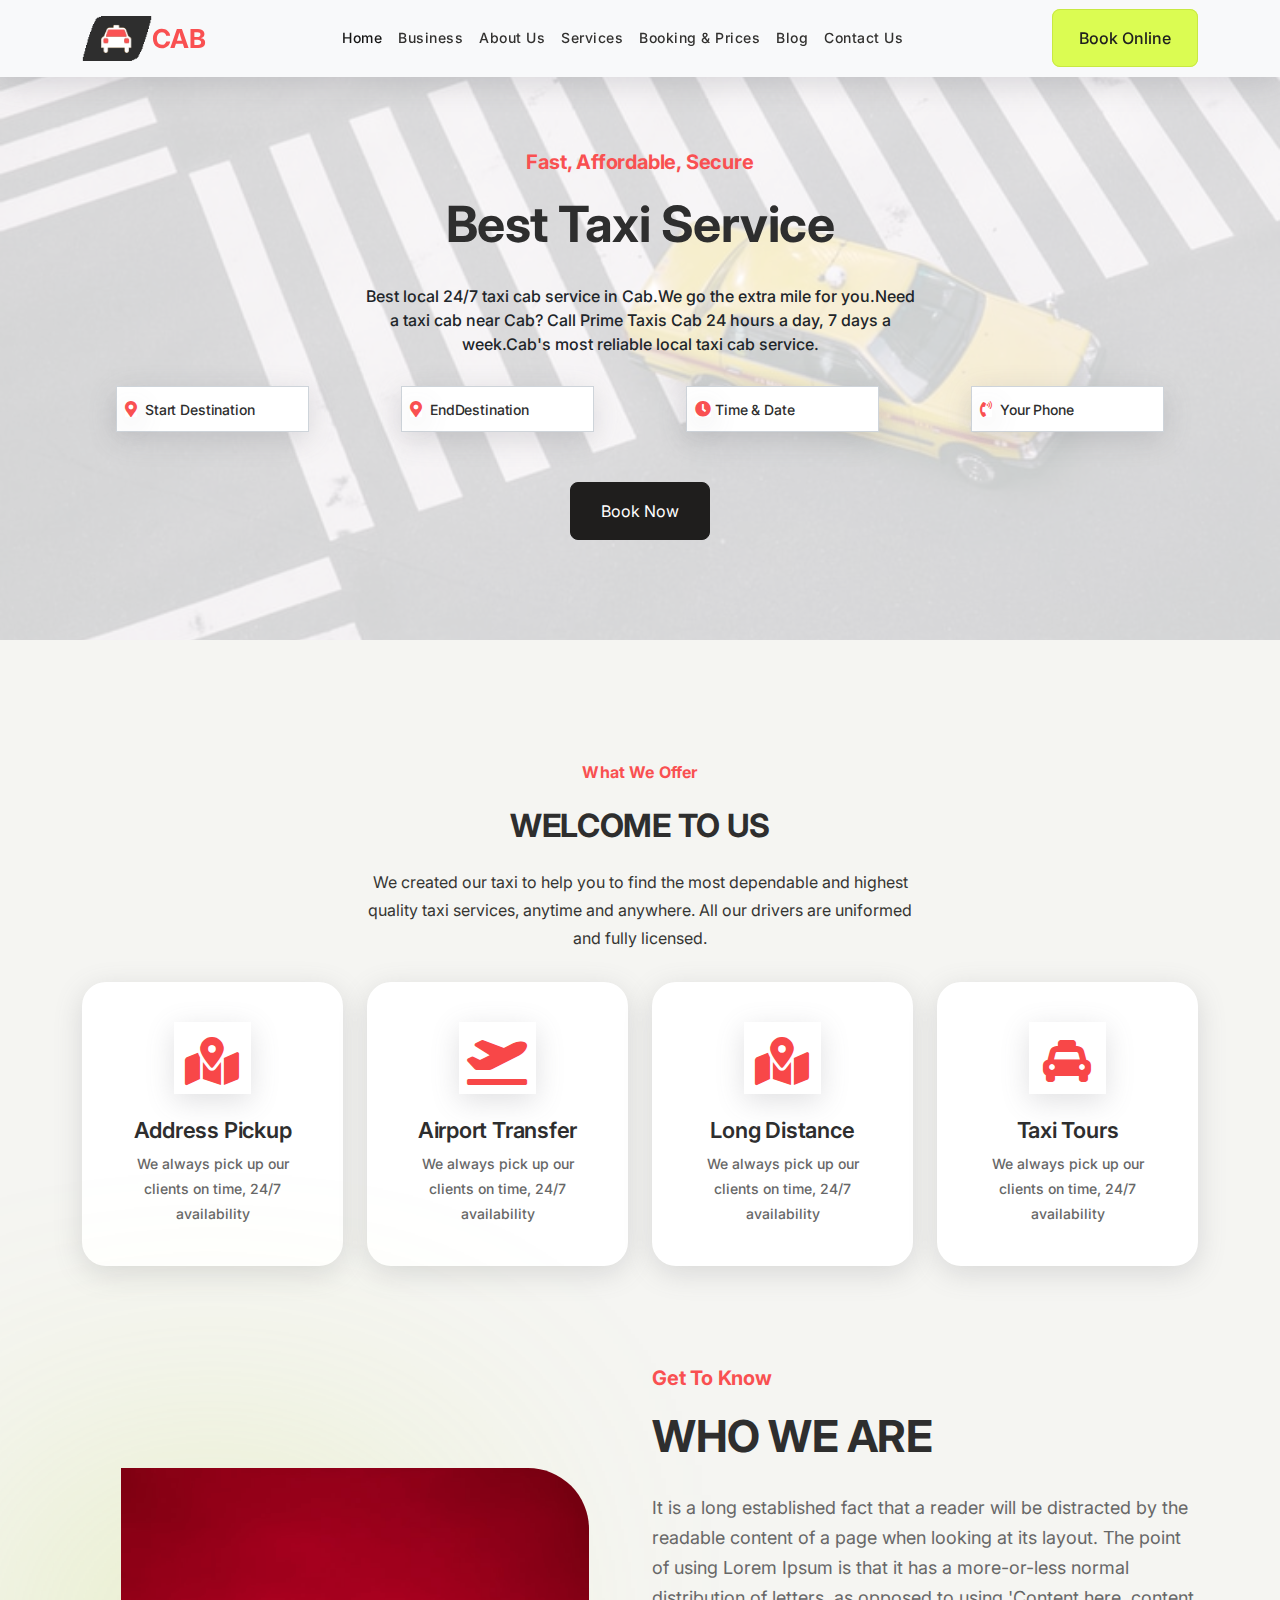
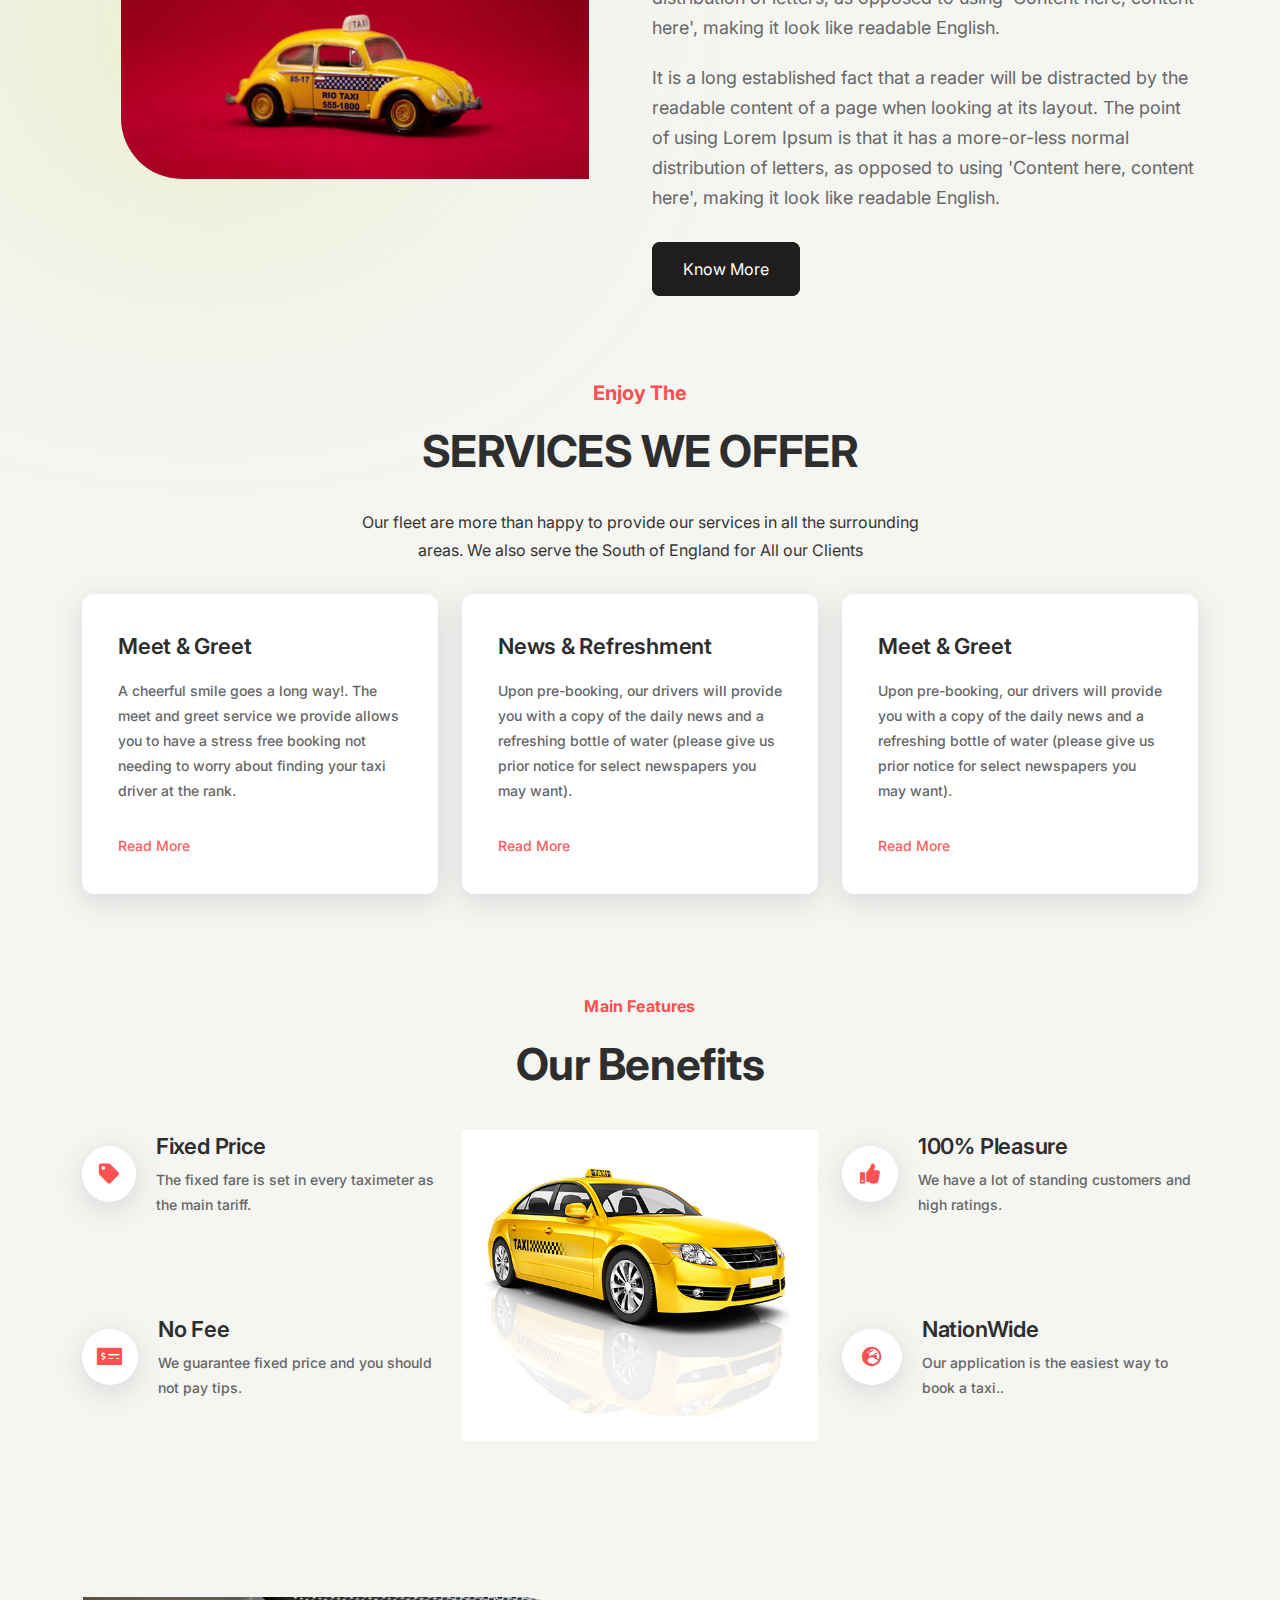
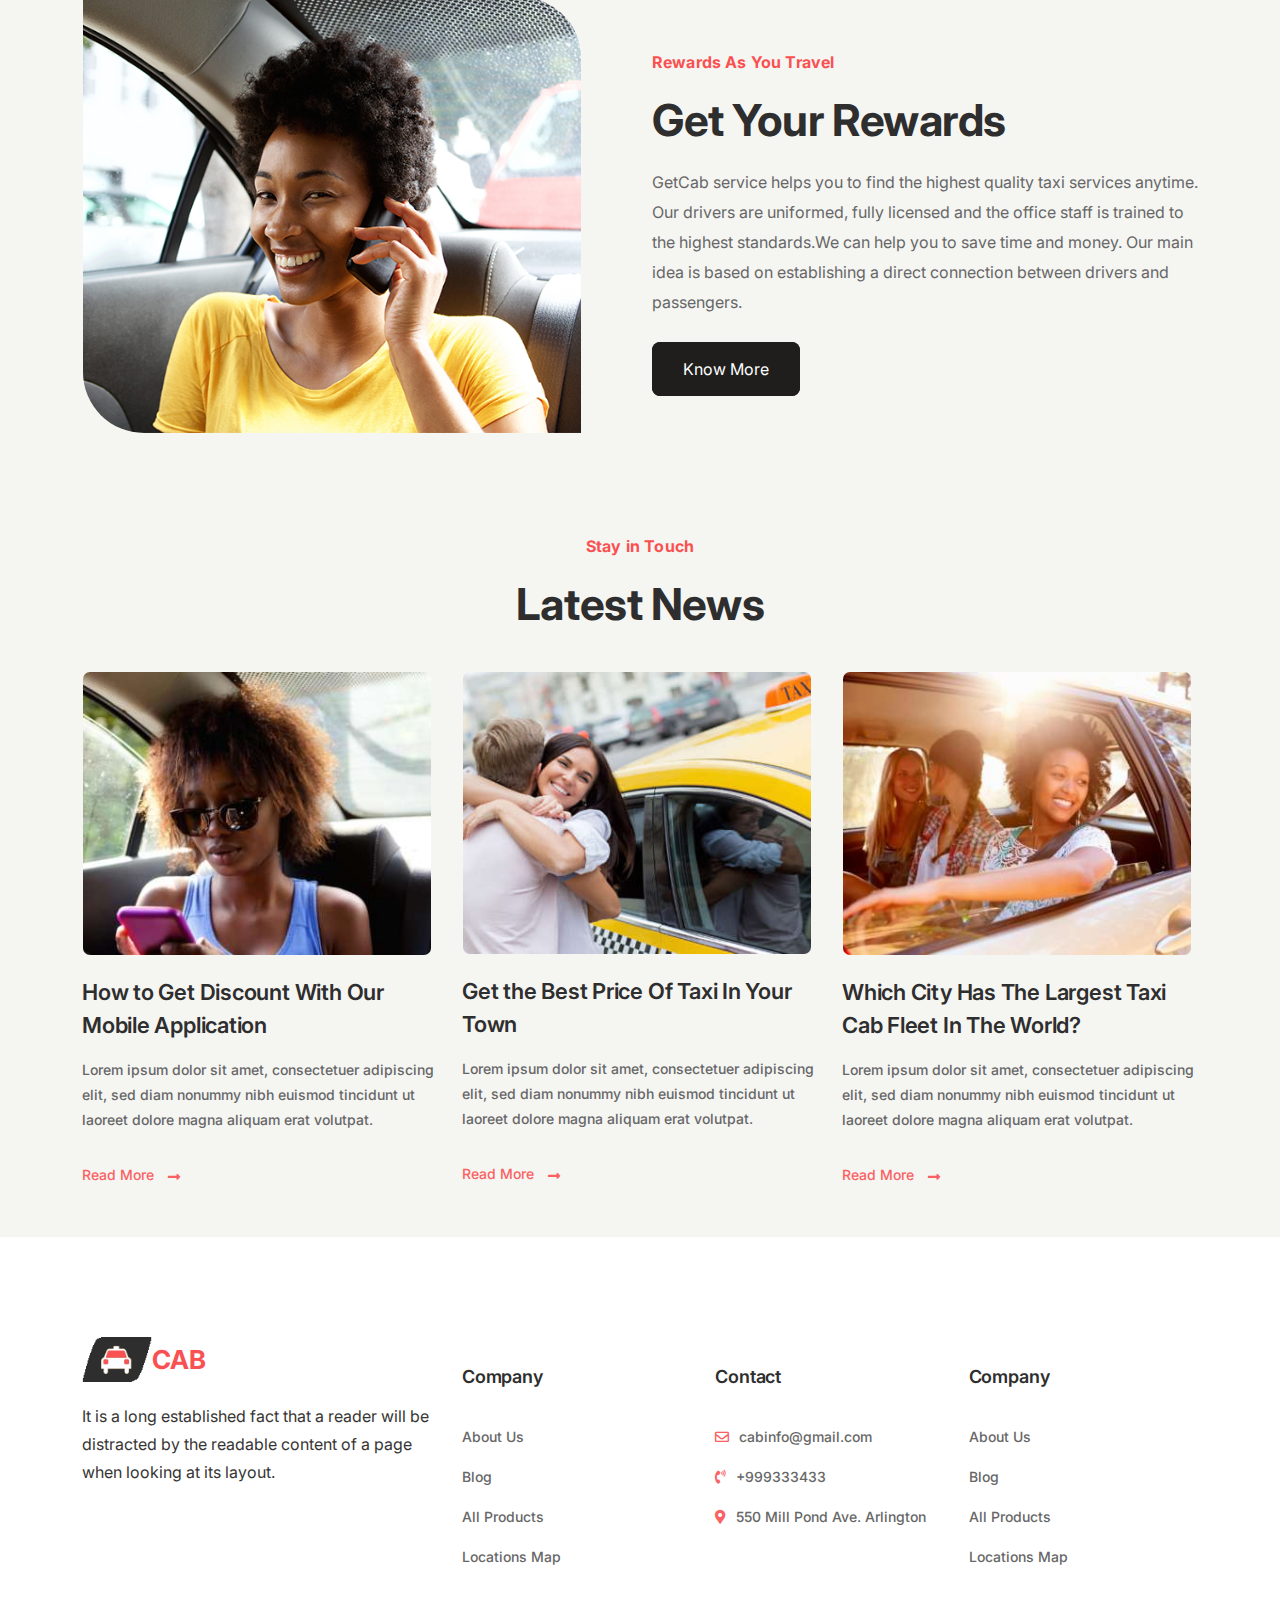
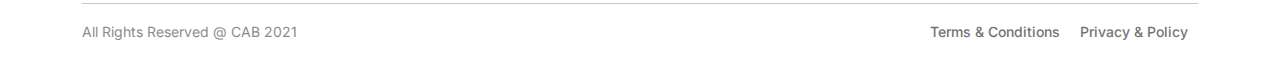
<file: index.html>
<!DOCTYPE html>
<html lang="en">

<head>
	<meta charset="UTF-8">
	<meta http-equiv="X-UA-Compatible" content="IE=edge">
	<meta name="viewport" content="width=device-width, initial-scale=1.0">
	<title>Taxi_Website</title>
	<!--Fonts-->
	<link href="https://fonts.googleapis.com/css2?family=Inter:wght@400;500;600;700;800&display=swap" rel="stylesheet">
	<!--Bootstrap-->
	<link rel="stylesheet" href="assets/css/bootstrap.min.css">
	<!--Font-awesome-->
	<link rel="stylesheet" href="assets/css/fontawesome.min.css">
	<!--Custom css-->
	<link rel="stylesheet" href="assets/css/style.css">
</head>

<body>
	<!--Header area starts-->
	<header class="_header_taxi_wrapper">
		<!--Nav-->
		<nav class="navbar navbar-expand-lg navbar-light bg-light taxi_navbar fixed-top">
			<div class="container">
				<div class="_logo_wrap">
					<a class="_logo_link" href="#0">
						<img src="assets/images/logo.png" alt="Logo" class="taxi_nav_logo"> <span>CAB</span>
					</a>
				</div>
				<button class="navbar-toggler _toggler" type="button" data-bs-toggle="collapse" data-bs-target="#navbarSupportedContent" aria-controls="navbarSupportedContent" aria-expanded="false" aria-label="Toggle navigation"> <span class="navbar-toggler-icon"></span>
				</button>
				<div class="collapse navbar-collapse" id="navbarSupportedContent">
					<ul class="navbar-nav mx-auto mb-2 mb-lg-0 _taxi_nav_list">
						<li class="nav-item _xynos_payment_list_item"> <a class="nav-link _active _taxi_nav_link" aria-current="page" href="#0">Home</a>
						</li>
						<li class="nav-item _xynos_payment_list_item"> <a class="nav-link _taxi_nav_link" href="#0">Business</a>
						</li>
						<li class="nav-item _xynos_payment_list_item"> <a class="nav-link _taxi_nav_link _link" href="#0" tabindex="-1" aria-disabled="true">About Us</a>
						</li>
						<li class="nav-item _xynos_payment_list_item"> <a class="nav-link _taxi_nav_link" href="#0" tabindex="-1" aria-disabled="true">Services</a>
						</li>
						<li class="nav-item _xynos_payment_list_item"> <a class="nav-link _taxi_nav_link" href="#0" tabindex="-1" aria-disabled="true">Booking & Prices</a>
						</li>
						<li class="nav-item _xynos_payment_list_item"> <a class="nav-link _taxi_nav_link" href="#0" tabindex="-1" aria-disabled="true">Blog</a>
						</li>
						<li class="nav-item _xynos_payment_list_item"> <a class="nav-link _taxi_nav_link" href="#0" tabindex="-1" aria-disabled="true">Contact Us</a>
						</li>
					</ul>
					<ul class="_sign_btn_list">
						<li class="_search_btn_list_item"><a class="_default_btn" href="#0">Book Online</a>
						</li>
					</ul>
				</div>
			</div>
		</nav>
		<!--Nav End-->
		<div class="_header_taxi_wrapper_area">
			<div class="_taxi_wrap">
				<div class="container">
					<div class="row">
						<div class="col-lg-12 col-md-12 col-sm-12">
							<div class="_header_taxi_inner">
								<div class="_header_taxi_content">
									<h5 class="_header_taxi_title"> Fast, Affordable, Secure</h5>
									<h1 class="_header_taxi_title1">Best Taxi Service</h1>
									<p class="_header_taxi_text">Best local 24/7 taxi cab service in Cab.We go the extra mile for you.Need a taxi cab near Cab? Call Prime Taxis Cab 24 hours a day, 7 days a week.Cab's most reliable local taxi cab service.</p>
								</div>
								<div class="_header_taxi_inner_box">
									<div class="row">
										<div class="col-lg-3 col-md-3 col-sm-6">
											<div class="_header_taxi_input">
												<div class="_header_taxi_icon"> <i class="fas fa-map-marker-alt"></i>
												</div>
												<input type="text" class="form-control _header_taxi_control" id="basic-url" aria-describedby="basic-addon3" placeholder="Start Destination">
											</div>
										</div>
										<div class="col-lg-3 col-md-3 col-sm-6">
											<div class="_header_taxi_input">
												<div class="_header_taxi_icon"> <i class="fas fa-map-marker-alt"></i>
												</div>
												<input type="text" class="form-control _header_taxi_control" id="basic-url" aria-describedby="basic-addon3" placeholder="EndDestination">
											</div>
										</div>
										<div class="col-lg-3 col-md-3 col-sm-6">
											<div class="_header_taxi_input">
												<div class="_header_taxi_icon"> <i class="fas fa-clock"></i>
												</div>
												<input type="text" class="form-control _header_taxi_control" id="basic-url" aria-describedby="basic-addon3" placeholder="Time & Date">
											</div>
										</div>
										<div class="col-lg-3 col-md-3 col-sm-6">
											<div class="_header_taxi_input">
												<div class="_header_taxi_icon"> <i class="fas fa-phone-volume"></i>
												</div>
												<input type="text" class="form-control _header_taxi_control" id="basic-url" aria-describedby="basic-addon3" placeholder="Your Phone">
											</div>
										</div>
									</div>
								</div>
                                <div class="_header_taxi_btn_group">
                                    <a href="#0" class="_header_taxi_btn">Book Now</a>
                                </div>
							</div>
						</div>
					</div>
				</div>
			</div>
		</div>
		</div>
	</header>
	<!--Header area end-->
    <!--Offer area starts-->
    <section class="_offer_taxi_wrapper">
        <div class="_offer_taxi_wrap">
            <div class="container">
                <div class="row">
                    <div class="col-lg-12 col-md-12">
                        <div class="_offer_taxi_content">
                            <div class="_offer_taxi_inner">
                                <h5 class="_header_taxi_title">What We Offer</h5>
                                <h2 class="_offer_taxi_title1">Welcome To Us</h2>
                                <p class="_offer_taxi_txt">We created our taxi to help you to find the most dependable and highest quality taxi services, anytime and anywhere. All our drivers are uniformed and fully licensed.
                                </p>
                            </div>
                            <div class="_offer_taxi_inner_box">
                                <div class="row align-items-center">
                                    <div class="col-lg-3 col-md-6 col-sm-6">
                                        <div class="_offer_taxi_box">
                                            <div class="_offer_taxi_icon">
                                                <i class="fas fa-map-marked-alt _offer_taxi_icon1"></i>
                                            </div>
                                            <div class="_offer_taxi_content">
                                                <h4><a href="#0" class="_offer_taxi_box_title">Address Pickup</a></h4>
                                                <p class="_offer_taxi_txt1">We always pick up our clients on time, 24/7 availability</p>
                                            </div>
                                        </div>
                                    </div>
                                    <div class="col-lg-3 col-md-6 col-sm-6">
                                        <div class="_offer_taxi_box">
                                            <div class="_offer_taxi_icon">
                                                <i class="fas fa-plane-departure _offer_taxi_icon1"></i>
                                            </div>
                                            <div class="_offer_taxi_content">
                                                <h4><a href="#0" class="_offer_taxi_box_title">Airport Transfer</a></h4>
                                                <p class="_offer_taxi_txt1">We always pick up our clients on time, 24/7 availability</p>
                                            </div>
                                        </div>
                                    </div>
                                    <div class="col-lg-3 col-md-6 col-sm-6">
                                        <div class="_offer_taxi_box">
                                            <div class="_offer_taxi_icon">
                                                <i class="fas fa-map-marked-alt _offer_taxi_icon1"></i>
                                            </div>
                                            <div class="_offer_taxi_content">
                                                <h4><a href="#0" class="_offer_taxi_box_title">Long Distance</a></h4>
                                                <p class="_offer_taxi_txt1">We always pick up our clients on time, 24/7 availability</p>
                                            </div>
                                        </div>
                                    </div>
                                    <div class="col-lg-3 col-md-6 col-sm-6">
                                        <div class="_offer_taxi_box">
                                            <div class="_offer_taxi_icon">
                                                <i class="fas fa-taxi _offer_taxi_icon1"></i>
                                            </div>
                                            <div class="_offer_taxi_content">
                                                <h4><a href="#0" class="_offer_taxi_box_title">Taxi Tours</a></h4>
                                                <p class="_offer_taxi_txt1">We always pick up our clients on time, 24/7 availability</p>
                                            </div>
                                        </div>
                                    </div>
                                </div>
                            </div>
                        </div>
                    </div>
                </div>
            </div>
        </div>
    </section>
    <!--Offer area ends-->
    <!--About area starts-->
    <section class="_about_taxi_wrapper">
        <div class="_effect_one"></div>
        <div class="_about_taxi_wrap">
            <div class="container">
                <div class="row align-items-center">
                    <div class="col-lg-6 col-md-12 col-sm-12">
                        <div class="_about_taxi_image">
                            <img src="assets/images/about.jfif" alt="" class="_about_taxi_img">
                        </div>
                    </div>
                    <div class="col-lg-6 col-md-12 col-sm-12">
                        <div class="_about_taxi_inner">
                            <div class="_about_taxi_content">
                                <h5 class="_header_taxi_title">Get To Know</h5>
                                <h2 class="_header_taxi_title1">WHO WE ARE</h2>
                                <p class="_about_taxi_txt">It is a long established fact that a reader will be distracted by the readable content of a page when looking at its layout. The point of using Lorem Ipsum is that it has a more-or-less normal distribution of letters, as opposed to using 'Content here, content here', making it look like readable English.</p>
                                <p class="_about_taxi_txt">It is a long established fact that a reader will be distracted by the readable content of a page when looking at its layout. The point of using Lorem Ipsum is that it has a more-or-less normal distribution of letters, as opposed to using 'Content here, content here', making it look like readable English.</p>
                                <div class="_about_taxi_btn_grp">
                                    <a href="#0" class="_header_taxi_btn">Know More</a>
                                </div>
                            </div>
                        </div>
                    </div>
                </div>
            </div>
        </div>
    </section>
    <!--About area Ends-->
    <!--Service area start-->
    <section class="_service_taxi_wrapper">
        <div class="_aervice_taxi_wrap">
            <div class="container">
                <div class="row">
                    <div class="col-lg-12 col-md-12">
                        <div class="_service_taxi_inner">
                            <h5 class="_header_taxi_title">Enjoy The</h5>
                            <h2 class="_header_taxi_title1">SERVICES WE OFFER</h2>
                            <p class="_service_taxi_txt">Our fleet are more than happy to provide our services in all the surrounding areas. We also serve the South of England for All our Clients</p>
                        </div>
                    </div>
                </div>
                <div class="_service_taxi_inner_box">
                    <div class="row align-items-center">
                        <div class="col-lg-4 col-md-6 col-sm-6">
                            <div class="_service_taxi_box">
                                <h4>Meet & Greet</h4>
                                <p>A cheerful smile goes a long way!. The meet and greet service we provide allows you to have a stress free booking not needing to worry about finding your taxi driver at the rank.</p>
                                <a href="#0">Read More</a>
                            </div>
                        </div>
                        <div class="col-lg-4 col-md-6 col-sm-6">
                            <div class="_service_taxi_box">
                                <h4>News & Refreshment</h4>
                                <p>Upon pre-booking, our drivers will provide you with a copy of the daily news and a refreshing bottle of water (please give us prior notice for select newspapers you may want).</p>
                                <a href="#0">Read More</a>
                            </div>
                        </div>
                        <div class="col-lg-4 col-md-6 col-sm-6">
                            <div class="_service_taxi_box">
                                <h4>Meet & Greet</h4>
                                <p>Upon pre-booking, our drivers will provide you with a copy of the daily news and a refreshing bottle of water (please give us prior notice for select newspapers you may want).</p>
                                <a href="#0">Read More</a>
                            </div>
                        </div>
                    </div>
                </div>
            </div>
        </div>
    </section>
    <!--Service area End-->
    <!--Feature area start-->
    <section class="_feature_taxi_wrapper">
        <div class="_feature_taxi_wrap">
            <div class="container">
                <div class="row">
                    <div class="col-lg-12 col-md-12 col-sm-12">
                        <div class="_feature_taxi_content">
                            <h5 class="_header_taxi_title">Main Features</h5>
                            <h2 class="_header_taxi_title1">Our Benefits</h2>
                        </div>
                    </div>
                </div>
                <div class="row">
                    <div class="col-lg-4 col-md-12 col-sm-12">
                        <div class="row">
                            <div class="col-lg-12">
                               <div class="_feature_taxi_inner_box">
                                   <div class="_feature_taxi_icon">
                                    <i class="fas fa-tag _feature_taxi_icon1"></i>
                                   </div>
                                   <div class="_feature_taxi_content_inner">
                                       <h4>Fixed Price</h4>
                                       <p>The fixed fare is set in every taximeter as the main tariff.</p>
                                   </div>
                               </div>
                            </div>
                        </div>
                        <div class="row">
                            <div class="col-lg-12">
                                <div class="_feature_taxi_inner_box">
                                    <div class="_feature_taxi_icon">
                                        <i class="fas fa-money-check-alt _feature_taxi_icon1"></i>
                                    </div>
                                    <div class="_feature_taxi_content_inner">
                                        <h4>No Fee</h4>
                                        <p>We guarantee fixed price and you should not pay tips.</p>
                                    </div>
                                </div>
                            </div>
                        </div>
                    </div>
                    <div class="col-lg-4 col-md-12 col-sm-12">
                        <div class="_feature_taxi_image">
                            <img src="assets/images/car.jpg" alt="">
                        </div>
                    </div>
                    <div class="col-lg-4 col-md-12 col-sm-12">
                        <div class="row">
                            <div class="col-lg-12">
                                <div class="_feature_taxi_inner_box">
                                    <div class="_feature_taxi_icon">
                                        <i class="fas fa-thumbs-up _feature_taxi_icon1"></i>
                                    </div>
                                    <div class="_feature_taxi_content_inner">
                                        <h4>100% Pleasure</h4>
                                        <p>We have a lot of standing customers and high ratings.</p>
                                    </div>
                                </div>
                            </div>
                        </div>
                        <div class="row">
                            <div class="col-lg-12">
                                <div class="_feature_taxi_inner_box">
                                    <div class="_feature_taxi_icon">
                                        <i class="fas fa-globe-europe _feature_taxi_icon1"></i>
                                    </div>
                                    <div class="_feature_taxi_content_inner">
                                        <h4>NationWide</h4>
                                        <p>Our application is the easiest way to book a taxi..</p>
                                    </div>
                                </div>
                            </div>
                        </div>
                    </div>
                </div>
            </div>
        </div>
    </section>
    <!--Feature area end-->
    <!--Reward area start-->
    <section class="_reward_taxi_wrapper">
        <div class="_reward_taxi_wrap">
            <div class="container">
                <div class="row align-items-center">
                    <div class="col-lg-6 col-md-12 col-sm-12">
                        <div class="_reward_taxi_image">
                            <img src="assets/images/woman.jpg" alt="" class="_woman">
                        </div>
                    </div>
                    <div class="col-lg-6 col-md-12 col-sm-12">
                        <div class="_reward_taxi_content">
                            <h5 class="_header_taxi_title">Rewards As You Travel</h5>
                            <h2 class="_header_taxi_title1">Get Your Rewards</h2>
                            <p>GetCab service helps you to find the highest quality taxi services anytime. Our drivers are uniformed, fully licensed and the office staff is trained to the highest standards.We can help you to save time and money. Our main idea is based on establishing a direct connection between drivers and passengers.</p>
                            <a href="#0" class="_header_taxi_btn">Know More</a>
                        </div>
                    </div>
                </div>
            </div>
        </div>
    </section>
    <!--Reward area end-->
    <!--Blog area start-->
    <section class="_blog_taxi_wrapper">
        <div class="_blog_taxi_wrap">
            <div class="container">
                <div class="row">
                    <div class="col-lg-12">
                        <div class="_blog_taxi_content">
                            <h5 class="_header_taxi_title">Stay in Touch</h5>
                            <h2 class="_header_taxi_title1">Latest News</h2>
                        </div>
                    </div>
                </div>
                <div class="_blog_taxi_area">
                    <div class="row">
                        <div class="col-lg-4 col-md-6 col-sm-12">
                            <div class="_blog_taxi_content_box_inner">
                                <div class="_blog_taxi_image">
                                    <a href="#0"><img src="assets/images/blog1.jpg" alt="" class="_blog"></a>
                                </div>
                                <div class="_blog_taxi_content_inner">
                                    <h4><a href="#0">How to Get Discount With Our Mobile Application</a></h4>
                                    <p>Lorem ipsum dolor sit amet, consectetuer adipiscing elit, sed diam nonummy nibh euismod tincidunt ut laoreet dolore magna aliquam erat volutpat.</p>
                                    <a href="#0" class="_btn">Read More <i class="fas fa-long-arrow-alt-right"></i> </a>
                                </div>
                            </div>
                        </div>
                        <div class="col-lg-4 col-md-6 col-sm-12">
                            <div class="_blog_taxi_content_box_inner">
                                <div class="_blog_taxi_image">
                                    <a href="#0"><img src="assets/images/blog2.jpg" alt="" class="_blog"></a>
                                </div>
                                <div class="_blog_taxi_content_inner">
                                    <h4><a href="#0">Get the Best Price Of Taxi In Your Town</a></h4>
                                    <p>Lorem ipsum dolor sit amet, consectetuer adipiscing elit, sed diam nonummy nibh euismod tincidunt ut laoreet dolore magna aliquam erat volutpat.</p>
                                    <a href="#0" class="_btn">Read More <i class="fas fa-long-arrow-alt-right"></i> </a>
                                </div>
                            </div>
                        </div>
                        <div class="col-lg-4 col-md-6 col-sm-12">
                            <div class="_blog_taxi_content_box_inner">
                                <div class="_blog_taxi_image">
                                    <a href="#0"><img src="assets/images/blog3.jpg" alt="" class="_blog"></a>
                                </div>
                                <div class="_blog_taxi_content_inner">
                                    <h4><a href="#0">Which City Has The Largest Taxi Cab Fleet In The World?</a></h4>
                                    <p>Lorem ipsum dolor sit amet, consectetuer adipiscing elit, sed diam nonummy nibh euismod tincidunt ut laoreet dolore magna aliquam erat volutpat.</p>
                                    <a href="#0" class="_btn">Read More <i class="fas fa-long-arrow-alt-right"></i> </a>
                                </div>
                            </div>
                        </div>
                    </div>
                </div>
            </div>
        </div>
    </section>
    <!--Blog area End-->
    <footer class="_footer_taxi_wrapper">
        <div class="_footer_taxi_wrap">
            <div class="container">
                <div class="_footer_taxi_top">
                    <div class="row">
                        <div class="col-xl-4 col-lg-4 col-md-12 col-sm-12">
                            <div class="_footer_taxi_logo_wrap">
                                <div class="_footer_taxi_logo">
                                    <img src="assets/images/logo.png" alt="Logo" class="taxi_nav_logo"> <span>CAB</span>
                                </div>
                                <div class="_footer_taxi_content_logo">
                                    <p class="_footer_taxi_content_logo_txt">It is a long established fact that a reader will be distracted by the readable content of a page when looking at its layout.</p>
                                </div>
                            </div>
                        </div>
                        <div class="col-xl-8 col-lg-8 col-md-12 col-sm-12">
                            <div class="_footer_taxiy_content_wrap">
                                <div class="row">
                                    <div class="col-xl-4 col-lg-4 col-md-12 col-sm-12">
                                        <div class="_footer_taxi_content">
                                            <h4 class="_footer_taxi_content_title">Company</h4>
                                            <div class="_footer_taxi_content_list">
                                                <ul class="_footer_taxi_list">
                                                    <li class="_footer_taxiy_list_item">
                                                        <a href="#0" class="_footer_taxi_list_link">About Us</a>
                                                    </li>
                                                    <li class="_footer_taxi_list_item">
                                                        <a href="#0" class="_footer_taxi_list_link">Blog</a>
                                                    </li>
                                                    <li class="_footer_taxi_list_item">
                                                        <a href="#0" class="_footer_taxi_list_link">All Products</a>
                                                    </li>
                                                    <li class="_footer_taxi_list_item">
                                                        <a href="#0" class="_footer_taxi_list_link">Locations Map</a>
                                                    </li>
                                                </ul>
                                            </div>
                                        </div>
                                    </div>
                                    <div class="col-xl-4 col-lg-4 col-md-12 col-sm-12">
                                        <div class="_footer_taxi_content">
                                            <h4 class="_footer_taxi_content_title">Contact</h4>
                                            <div class="_footer_taxi_content_list">
                                                <ul class="_footer_taxi_list">
                                                    <li class="_footer_taxiy_list_item">
                                                        <a href="#0" class="_footer_taxi_list_link"><i class="far fa-envelope"></i>cabinfo@gmail.com</a>
                                                    </li>
                                                    <li class="_footer_taxi_list_item">
                                                        <a href="#0" class="_footer_taxi_list_link"><i class="fas fa-phone-volume"></i>+999333433</a>
                                                    </li>
                                                    <li class="_footer_taxi_list_item">
                                                        <a href="#0" class="_footer_taxi_list_link"><i class="fas fa-map-marker-alt"></i>550 Mill Pond Ave. Arlington</a>
                                                    </li>
                                                </ul>
                                            </div>
                                        </div>
                                    </div>
                                    <div class="col-xl-4 col-lg-4 col-md-12 col-sm-12">
                                        <div class="_footer_taxi_content">
                                            <h4 class="_footer_taxi_content_title">Company</h4>
                                            <div class="_footer_taxi_content_list">
                                                <ul class="_footer_taxi_list">
                                                    <li class="_footer_taxiy_list_item">
                                                        <a href="#0" class="_footer_taxi_list_link">About Us</a>
                                                    </li>
                                                    <li class="_footer_taxi_list_item">
                                                        <a href="#0" class="_footer_taxi_list_link">Blog</a>
                                                    </li>
                                                    <li class="_footer_taxi_list_item">
                                                        <a href="#0" class="_footer_taxi_list_link">All Products</a>
                                                    </li>
                                                    <li class="_footer_taxi_list_item">
                                                        <a href="#0" class="_footer_taxi_list_link">Locations Map</a>
                                                    </li>
                                                </ul>
                                            </div>
                                        </div>
                                    </div>
                                </div>
                            </div>
                        </div>
                    </div>
                </div>
                <div class="_footer_grover_grocery_bottom">
                    <hr class="_footer_divider">
                    <div class="row">
                        <div class="col-xl-6 col-lg-6 col-md-6 col-sm-12">
                            <div class="_footer_grover_grocery_copyright">
                                <p class="_footer_grover_grocery_copyright_txt">All Rights Reserved @ CAB 2021</p>
                            </div>
                        </div>
                        <div class="col-xl-6 col-lg-6 col-md-6 col-sm-12">
                            <div class="_footer_grover_grocery_condition">
                                <p class="_footer_grover_grocery_condition_txt">
                                    <a href="" class="_footer_grover_grocery_condition_link">
                                        Terms &amp; Conditions
                                    </a>
                                </p>
                                <p class="_footer_grover_grocery_condition_txt">
                                    <a href="" class="_footer_grover_grocery_condition_link">
                                        Privacy &amp; Policy
                                    </a>
                                </p>
                            </div>
                        </div>
                    </div>
                </div>
            </div>
        </div>
    </footer>
	<!--Js-->
	<script src="assets/js/bootstrap.bundle.min.js"></script>
	<script SRC="assets/js/jquery.min.js"></script>
</body>

</html>
</file>
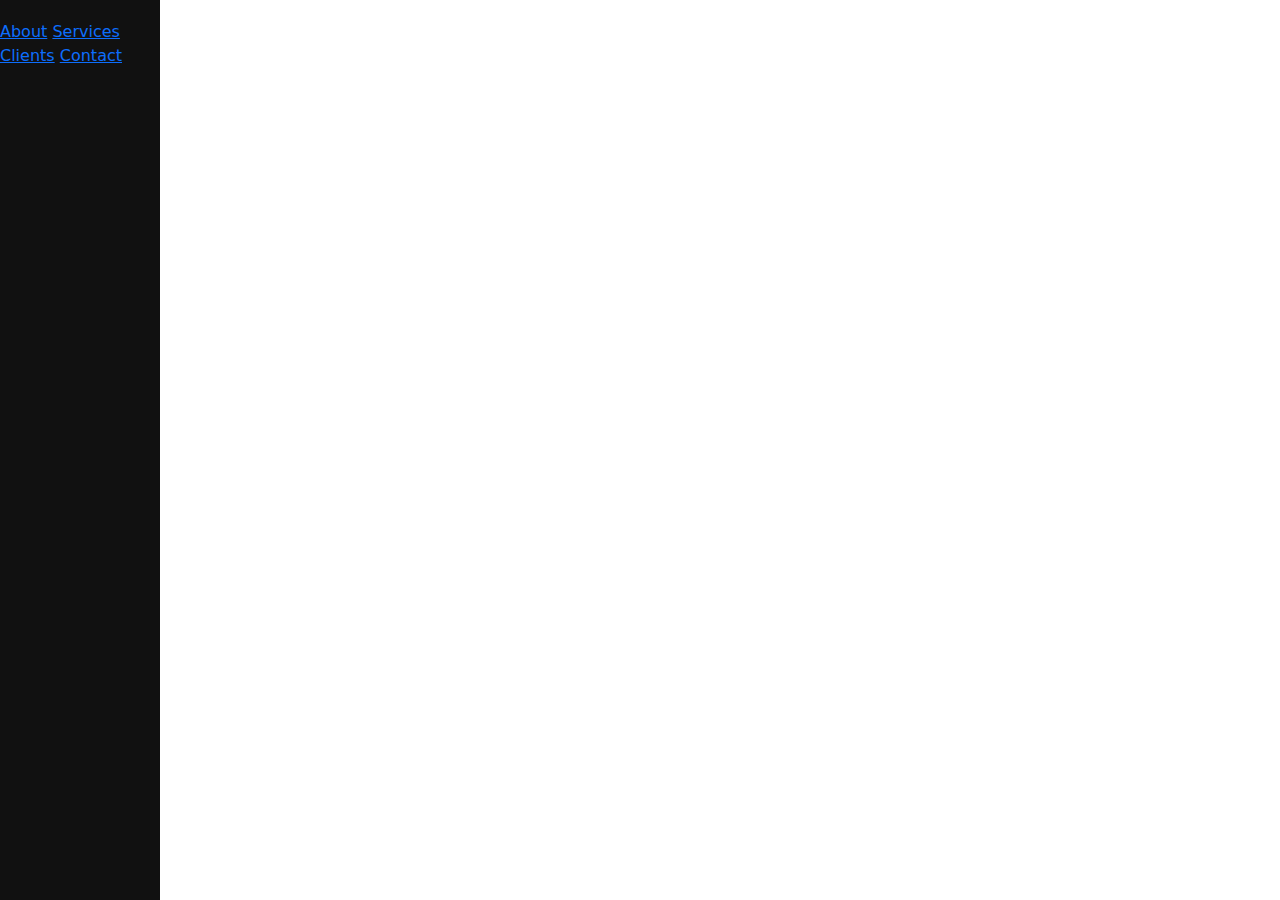
<file: index2.html>
<!DOCTYPE html>
<html>

<head>
	<link rel="stylesheet" href="assets/css/bootstrap.min.css">
	<style>
		.sidenav {
  height: 100%;
  width: 160px;
  position: fixed;
  z-index: 1;
  top: 0;
  left: 0;
  background-color: #111;
  overflow-x: hidden;
  padding-top: 20px;
}
	</style>
	<!-- <style>
		body {
			display: flex;
			flex-direction: column;
			height: 100vh;
			box-sizing: border-box;
			margin:0;
			padding:0;
		}
		.footer {
			margin-top: auto;
			background-color: red;
			width: 100%;
			height: 50px;
		}
		._copyright {
			text-align: center;
		}
		p {
			color:#fff;
		}
		.section_1{
			padding:50px 0px;
			background: blue;
		}
		.section_2 {
			padding:50px 0px;
			background: chocolate;
		}
		._text {
			text-align: center;
		}
		h1 {
			color:#fff;
		}
	</style> -->
</head>

<body>
	<div class="sidenav">
		<a href="#about">About</a>
		<a href="#services">Services</a>
		<a href="#clients">Clients</a>
		<a href="#contact">Contact</a>
	  </div>
	<script src="assets/js/bootstrap.bundle.min.js"></script>
    <script SRC="assets/js/jquery.min.js"></script>
	<!-- <div class="section_1">
		<div class="_text">
			<h1>This is a demo text</h1>
		</div>
	</div>
	<div class="section_2">
		<div class="_text">
			<h1>This is a demo text2</h1>
		</div>
	</div>
	<footer class="footer">
		<div class="_copyright">
			<p>Copyright area </p>
		</div>
	</footer> -->
</body>

</html>
</file>
<file: assets/css/style.css>
body {
  padding: 0;
  margin: 0;
  scroll-behavior: smooth;
  font-family: 'Inter', sans-serif;
}

ul {
  padding: 0;
  margin: 0;
  list-style: none;
}

h1, h2, h3, h4, h5, h6 {
  margin: 0;
  padding: 0;
}

p {
  margin: 0;
  padding: 0;
}

a:hover {
  text-decoration: none;
}

a {
  text-decoration: none;
  -webkit-transition: .3s all ease;
  transition: .3s all ease;
}

img {
  width: 100%;
  height: auto;
  display: block;
}

._header_taxi_btn {
  border: 1px solid #1f1e1d;
  background: #1f1e1d;
  color: #fff;
  font-weight: 400;
  font-size: 16px;
  padding: 16px 30px;
  border-radius: 8px;
}

._header_taxi_btn:hover {
  border: 1px solid #CBCBC8;
  background: #f5f5f3;
  color: #1F1E1D;
}

.taxi_navbar {
  padding: 16px 0px;
  background: #ffffff;
  -webkit-box-shadow: rgba(100, 100, 111, 0.2) 0px 7px 29px 0px;
          box-shadow: rgba(100, 100, 111, 0.2) 0px 7px 29px 0px;
}

.taxi_navbar .taxi_nav_logo {
  max-width: 70px;
}

.taxi_navbar ._taxi_nav_link {
  font-weight: 500;
  font-size: 14px;
  line-height: 16px;
  color: #32312f !important;
  letter-spacing: 0.5px;
  -webkit-transition: .3s all ease;
  transition: .3s all ease;
}

.taxi_navbar ._taxi_nav_link:hover {
  color: #f95051 !important;
}

.taxi_navbar ._active {
  color: #151514 !important;
}

.taxi_navbar ._logo_link {
  display: -webkit-box;
  display: -ms-flexbox;
  display: flex;
  -webkit-box-pack: justify;
      -ms-flex-pack: justify;
          justify-content: space-between;
  -webkit-box-align: center;
      -ms-flex-align: center;
          align-items: center;
}

.taxi_navbar ._logo_link span {
  font-family: 'Inter', sans-serif;
  font-weight: 700;
  font-size: 26px;
  color: #f95051;
}

.taxi_navbar ._default_btn {
  font-size: 16px;
  font-weight: 500;
  color: #21201f;
  border: 1px solid #c8e942;
  background: #dbfc52;
  padding: 18px 26px;
  border-radius: 8px;
}

.taxi_navbar ._default_btn:hover {
  background: #21201f;
  border: 1px solid #21201f;
  color: #fff;
}

._header_taxi_wrapper_area {
  padding: 100px 0px;
  background: url("../images/banner-image2..jfif");
  background-size: cover;
  background-repeat: no-repeat;
  background-position: 100% 50%;
  position: relative;
  z-index: 1;
}

._header_taxi_wrapper_area::before {
  content: "";
  position: absolute;
  top: 0;
  left: 0;
  background: #fff;
  opacity: .8;
  width: 100%;
  height: 100%;
  z-index: -1;
}

._header_taxi_wrapper_area ._taxi_wrap {
  margin-top: 50px;
}

._header_taxi_wrapper_area ._header_taxi_content {
  text-align: center;
}

._header_taxi_wrapper_area ._header_taxi_title {
  font-weight: 700;
  color: #f95051;
  font-size: 20px;
  margin-bottom: 20px;
  letter-spacing: -0.01em;
}

._header_taxi_wrapper_area ._header_taxi_title1 {
  font-weight: 700;
  color: #2e2e2e;
  font-size: 50px;
  letter-spacing: -0.01em;
  margin-bottom: 30px;
}

._header_taxi_wrapper_area ._header_taxi_input {
  display: -webkit-box;
  display: -ms-flexbox;
  display: flex;
  -webkit-box-pack: center;
      -ms-flex-pack: center;
          justify-content: center;
  -webkit-box-align: center;
      -ms-flex-align: center;
          align-items: center;
  position: relative;
}

._header_taxi_wrapper_area ._header_taxi_icon {
  position: absolute;
  left: 16%;
  line-height: 27px;
  -webkit-transform: translateX(-16%);
          transform: translateX(-16%);
  padding-left: 4px;
}

._header_taxi_wrapper_area ._header_taxi_icon i {
  color: #f95051;
  -webkit-box-shadow: rgba(100, 100, 111, 0.2) 0px 7px 29px 0px;
          box-shadow: rgba(100, 100, 111, 0.2) 0px 7px 29px 0px;
}

._header_taxi_wrapper_area ._header_taxi_control {
  padding-left: 28px;
  height: 46px;
  border-radius: 0;
  width: 74%;
  -webkit-box-shadow: rgba(100, 100, 111, 0.2) 0px 7px 29px 0px;
          box-shadow: rgba(100, 100, 111, 0.2) 0px 7px 29px 0px;
}

._header_taxi_wrapper_area ._header_taxi_control::-webkit-input-placeholder {
  font-size: 14px;
  font-weight: 500;
  color: #2e2e2e;
  letter-spacing: -0.01em;
  font-family: 'Inter', sans-serif;
}

._header_taxi_wrapper_area ._header_taxi_control:-ms-input-placeholder {
  font-size: 14px;
  font-weight: 500;
  color: #2e2e2e;
  letter-spacing: -0.01em;
  font-family: 'Inter', sans-serif;
}

._header_taxi_wrapper_area ._header_taxi_control::-ms-input-placeholder {
  font-size: 14px;
  font-weight: 500;
  color: #2e2e2e;
  letter-spacing: -0.01em;
  font-family: 'Inter', sans-serif;
}

._header_taxi_wrapper_area ._header_taxi_control::placeholder {
  font-size: 14px;
  font-weight: 500;
  color: #2e2e2e;
  letter-spacing: -0.01em;
  font-family: 'Inter', sans-serif;
}

._header_taxi_wrapper_area ._header_taxi_text {
  font-size: 16px;
  font-weight: 500;
  max-width: 50%;
  margin: 0 auto 30px;
}

._header_taxi_wrapper_area ._header_taxi_btn_group {
  display: -webkit-box;
  display: -ms-flexbox;
  display: flex;
  -webkit-box-pack: center;
      -ms-flex-pack: center;
          justify-content: center;
  margin-top: 50px;
}

._offer_taxi_wrapper {
  padding: 100px 0px 50px 0px;
  background: #f5f5f2;
}

._offer_taxi_wrapper ._offer_taxi_inner {
  text-align: center;
}

._offer_taxi_wrapper ._header_taxi_title {
  font-weight: 700;
  color: #f95051;
  font-size: 16px;
  margin-bottom: 20px;
  line-height: 24px;
  letter-spacing: 0.01em;
}

._offer_taxi_wrapper ._offer_taxi_title1 {
  font-size: 32px;
  line-height: 44px;
  font-weight: 700;
  text-transform: uppercase;
  color: #2e2e2e;
  letter-spacing: -0.01em;
  margin-bottom: 20px;
}

._offer_taxi_wrapper ._offer_taxi_txt {
  font-weight: 400;
  font-size: 16px;
  color: #363533;
  line-height: 28px;
  max-width: 50%;
  margin: 0 auto;
}

._offer_taxi_wrapper ._offer_taxi_box {
  margin-top: 30px;
  background: #fff;
  -webkit-box-shadow: rgba(100, 100, 111, 0.2) 0px 7px 29px 0px;
          box-shadow: rgba(100, 100, 111, 0.2) 0px 7px 29px 0px;
  padding: 40px;
  border-radius: 24px;
  cursor: pointer;
  -webkit-transition: .2s all ease;
  transition: .2s all ease;
}

._offer_taxi_wrapper ._offer_taxi_box:hover {
  -webkit-box-shadow: none;
          box-shadow: none;
}

._offer_taxi_wrapper ._offer_taxi_box:hover ._offer_taxi_icon {
  background: #f84748;
}

._offer_taxi_wrapper ._offer_taxi_box:hover ._offer_taxi_icon1 {
  color: #fff;
}

._offer_taxi_wrapper ._offer_taxi_icon {
  text-align: center;
  background: #fff;
  -webkit-box-shadow: rgba(100, 100, 111, 0.2) 0px 7px 29px 0px;
          box-shadow: rgba(100, 100, 111, 0.2) 0px 7px 29px 0px;
  width: 42%;
  margin: 0 auto;
  padding: 5px;
  -webkit-transition: .2s all ease;
  transition: .2s all ease;
}

._offer_taxi_wrapper ._offer_taxi_icon1 {
  font-size: 3em;
  color: #f84748;
  display: -webkit-box;
  display: -ms-flexbox;
  display: flex;
  -webkit-box-align: center;
      -ms-flex-align: center;
          align-items: center;
  -webkit-box-pack: center;
      -ms-flex-pack: center;
          justify-content: center;
  padding: 10px 0 4px 0;
  -webkit-transition: .2s all ease;
  transition: .2s all ease;
}

._offer_taxi_wrapper ._offer_taxi_content {
  text-align: center;
  margin-top: 20px;
}

._offer_taxi_wrapper ._offer_taxi_box_title {
  font-weight: 600;
  font-size: 22px;
  line-height: 33px;
  letter-spacing: -0.01em;
  color: #2e2e2e;
  margin: 0 0 15px 0;
}

._offer_taxi_wrapper ._offer_taxi_txt1 {
  font-weight: 500;
  font-size: 14px;
  line-height: 25px;
  color: #676767;
  margin-top: 4px;
}

._about_taxi_wrapper {
  padding: 50px 0px 0px 0px;
  background: #f5f5f2;
  position: relative;
  z-index: 1;
}

._about_taxi_wrapper ._effect_one {
  background: #BAD83F;
  opacity: 0.3;
  -webkit-filter: blur(160px);
          filter: blur(160px);
  position: absolute;
  width: 420px;
  height: 300px;
  top: 168px;
  left: 0;
  z-index: -1;
}

._about_taxi_wrapper ._header_taxi_title {
  font-weight: 700;
  color: #f95051;
  font-size: 20px;
  margin-bottom: 20px;
  letter-spacing: -0.01em;
}

._about_taxi_wrapper ._header_taxi_title1 {
  font-weight: 700;
  color: #2e2e2e;
  font-size: 44px;
  letter-spacing: -0.01em;
  margin-bottom: 30px;
}

._about_taxi_wrapper ._about_taxi_txt {
  font-weight: 400;
  font-size: 18px;
  line-height: 30px;
  color: #676767;
  margin-bottom: 20px;
}

._about_taxi_wrapper ._about_taxi_img {
  max-width: 86%;
  margin: 0 auto;
  border: 1px solid transparent;
  border-radius: 0 62px 0 62px;
}

._about_taxi_wrapper ._about_taxi_btn_grp {
  margin-top: 44px;
}

._service_taxi_wrapper {
  padding: 100px 0px 50px 0px;
  background: #f5f5f2;
}

._service_taxi_wrapper ._service_taxi_inner {
  text-align: center;
}

._service_taxi_wrapper ._header_taxi_title {
  font-weight: 700;
  color: #f95051;
  font-size: 20px;
  margin-bottom: 20px;
  letter-spacing: -0.01em;
}

._service_taxi_wrapper ._header_taxi_title1 {
  font-weight: 700;
  color: #2e2e2e;
  font-size: 44px;
  letter-spacing: -0.01em;
  margin-bottom: 30px;
}

._service_taxi_wrapper ._service_taxi_txt {
  font-weight: 400;
  font-size: 16px;
  color: #363533;
  line-height: 28px;
  max-width: 50%;
  margin: 0 auto;
}

._service_taxi_wrapper ._service_taxi_box {
  margin-top: 30px;
  background: #fff;
  -webkit-box-shadow: rgba(100, 100, 111, 0.2) 0px 7px 29px 0px;
          box-shadow: rgba(100, 100, 111, 0.2) 0px 7px 29px 0px;
  padding: 36px;
  border-radius: 12px;
  cursor: pointer;
  -webkit-transition: .2s all ease;
  transition: .2s all ease;
}

._service_taxi_wrapper ._service_taxi_box h4 {
  font-weight: 600;
  font-size: 22px;
  line-height: 33px;
  letter-spacing: -0.01em;
  color: #2e2e2e;
  margin: 0 0 15px 0;
}

._service_taxi_wrapper ._service_taxi_box p {
  font-weight: 500;
  font-size: 14px;
  line-height: 25px;
  color: #676767;
  margin-top: 4px;
  margin-bottom: 30px;
}

._service_taxi_wrapper ._service_taxi_box a {
  font-weight: 500;
  font-size: 14px;
  line-height: 25px;
  color: #f96162;
}

._feature_taxi_wrapper {
  padding: 50px 0px 50px 0px;
  background: #f5f5f2;
}

._feature_taxi_wrapper ._feature_taxi_content {
  text-align: center;
}

._feature_taxi_wrapper ._header_taxi_title {
  font-weight: 700;
  color: #f95051;
  font-size: 16px;
  margin-bottom: 20px;
  line-height: 24px;
  letter-spacing: 0.01em;
}

._feature_taxi_wrapper ._header_taxi_title1 {
  font-weight: 700;
  color: #2e2e2e;
  font-size: 44px;
  letter-spacing: -0.01em;
  margin-bottom: 40px;
}

._feature_taxi_wrapper ._feature_taxi_inner_box {
  display: -webkit-box;
  display: -ms-flexbox;
  display: flex;
  -webkit-box-align: center;
      -ms-flex-align: center;
          align-items: center;
  margin-bottom: 96px;
}

._feature_taxi_wrapper ._feature_taxi_icon {
  margin-right: 20px;
}

._feature_taxi_wrapper ._feature_taxi_icon {
  background: #fff;
  -webkit-box-shadow: rgba(100, 100, 111, 0.2) 0px 7px 29px 0px;
          box-shadow: rgba(100, 100, 111, 0.2) 0px 7px 29px 0px;
  border-radius: 50%;
  width: 72px;
  height: 56px;
  display: -webkit-box;
  display: -ms-flexbox;
  display: flex;
  -webkit-box-align: center;
      -ms-flex-align: center;
          align-items: center;
  -webkit-box-pack: center;
      -ms-flex-pack: center;
          justify-content: center;
}

._feature_taxi_wrapper ._feature_taxi_icon1 {
  color: #fa5253;
  font-size: 20px;
}

._feature_taxi_wrapper h4 {
  font-weight: 600;
  font-size: 22px;
  line-height: 33px;
  letter-spacing: -0.01em;
  color: #2e2e2e;
}

._feature_taxi_wrapper p {
  font-weight: 500;
  font-size: 14px;
  line-height: 25px;
  color: #676767;
  margin-top: 4px;
}

._reward_taxi_wrapper {
  padding: 50px 0px 50px 0px;
  background: #f5f5f2;
}

._reward_taxi_wrapper ._woman {
  max-width: 500px;
  border: 1px solid transparent;
  border-radius: 0 62px 0 62px;
}

._reward_taxi_wrapper ._header_taxi_title {
  font-weight: 700;
  color: #f95051;
  font-size: 16px;
  margin-bottom: 20px;
  line-height: 24px;
  letter-spacing: 0.01em;
}

._reward_taxi_wrapper ._header_taxi_title1 {
  font-weight: 700;
  color: #2e2e2e;
  font-size: 44px;
  letter-spacing: -0.01em;
  margin-bottom: 20px;
}

._reward_taxi_wrapper p {
  font-weight: 400;
  font-size: 16px;
  line-height: 30px;
  color: #676767;
  margin-bottom: 40px;
}

._blog_taxi_wrapper {
  padding: 50px 0px 50px 0px;
  background: #f5f5f2;
}

._blog_taxi_wrapper ._blog_taxi_content {
  text-align: center;
}

._blog_taxi_wrapper ._header_taxi_title {
  font-weight: 700;
  color: #f95051;
  font-size: 16px;
  margin-bottom: 20px;
  line-height: 24px;
  letter-spacing: 0.01em;
}

._blog_taxi_wrapper ._header_taxi_title1 {
  font-weight: 700;
  color: #2e2e2e;
  font-size: 44px;
  letter-spacing: -0.01em;
  margin-bottom: 40px;
}

._blog_taxi_wrapper ._blog {
  max-width: 350px;
  border: 1px solid transparent;
  border-radius: 8px;
}

._blog_taxi_wrapper ._blog_taxi_image {
  margin-bottom: 20px;
}

._blog_taxi_wrapper h4 {
  margin: 0 0 15px 0;
}

._blog_taxi_wrapper h4 a {
  font-weight: 600;
  font-size: 22px;
  line-height: 33px;
  letter-spacing: -0.01em;
  color: #2e2e2e;
}

._blog_taxi_wrapper p {
  font-weight: 500;
  font-size: 14px;
  line-height: 25px;
  color: #676767;
  margin-top: 4px;
  margin-bottom: 30px;
}

._blog_taxi_wrapper ._btn {
  font-weight: 500;
  font-size: 14px;
  line-height: 25px;
  color: #f96162;
}

._blog_taxi_wrapper ._btn i {
  margin-right: 10px;
  margin-left: 10px;
  position: relative;
  top: 2px;
}

._footer_taxi_wrapper {
  padding: 100px 0px 0px 0px;
}

._footer_taxi_wrapper i {
  color: #f96162;
  margin-right: 10px;
}

._footer_taxi_wrapper .taxi_nav_logo {
  max-width: 70px;
}

._footer_taxi_wrapper ._footer_taxi_logo {
  display: -webkit-box;
  display: -ms-flexbox;
  display: flex;
  -webkit-box-align: center;
      -ms-flex-align: center;
          align-items: center;
}

._footer_taxi_wrapper ._footer_taxi_logo span {
  font-family: 'Inter', sans-serif;
  font-weight: 700;
  font-size: 26px;
  color: #f95051;
}

._footer_taxi_wrapper ._footer_taxi_content_logo_txt {
  margin-top: 20px;
  font-weight: 400;
  font-size: 16px;
  color: #363533;
  line-height: 28px;
}

._footer_taxi_wrapper ._footer_taxi_content {
  margin: 30px 0 10px 0;
}

._footer_taxi_wrapper ._footer_taxi_content_title {
  font-weight: 600;
  font-size: 18px;
  line-height: 20px;
  letter-spacing: -0.01em;
  color: #2e2e2e;
}

._footer_taxi_wrapper ._footer_grover_grocery_content_list {
  margin: 30px 0 10px 0;
}

._footer_taxi_wrapper ._footer_taxi_content_list {
  margin: 30px 0 10px 0;
}

._footer_taxi_wrapper ._footer_taxi_list_link {
  font-weight: 500;
  font-size: 14px;
  line-height: 40px;
  color: #676767 !important;
}

._footer_taxi_wrapper ._footer_grover_grocery_bottom {
  padding: 0 0 30px 0;
}

._footer_taxi_wrapper ._footer_grover_grocery_bottom ._footer_grover_grocery_copyright_txt {
  font-weight: 400;
  font-size: 14px;
  line-height: 24px;
  color: #8C8C8C;
}

._footer_taxi_wrapper ._footer_grover_grocery_bottom ._footer_grover_grocery_condition {
  display: -webkit-box;
  display: -ms-flexbox;
  display: flex;
  -webkit-box-align: center;
      -ms-flex-align: center;
          align-items: center;
  -webkit-box-pack: end;
      -ms-flex-pack: end;
          justify-content: flex-end;
}

._footer_taxi_wrapper ._footer_grover_grocery_bottom ._footer_grover_grocery_condition_link {
  font-weight: 500;
  font-size: 14px;
  line-height: 24px;
  color: #747474 !important;
  margin: 0 10px;
  display: block;
}

@media (max-width: 1199px) {
  ._feature_taxi_wrapper ._feature_taxi_inner_box {
    margin-bottom: 60px;
  }
  ._feature_taxi_wrapper ._feature_taxi_icon {
    height: 46px;
  }
  ._offer_taxi_wrapper ._offer_taxi_box_title {
    font-size: 16px;
  }
  ._offer_taxi_wrapper ._offer_taxi_icon {
    width: 100%;
  }
  ._about_taxi_wrapper ._header_taxi_title1 {
    font-size: 34px;
  }
  ._service_taxi_wrapper ._header_taxi_title1 {
    font-size: 34px;
  }
}

@media (max-width: 991px) {
  ._feature_taxi_image {
    margin-bottom: 40px;
  }
  ._blog_taxi_content_box_inner {
    margin-bottom: 30px;
  }
  ._reward_taxi_wrapper ._header_taxi_title1 {
    font-size: 34px;
  }
  ._reward_taxi_image {
    margin-bottom: 30px;
  }
  ._feature_taxi_wrapper ._feature_taxi_icon {
    height: 54px;
  }
  ._service_taxi_wrapper ._service_taxi_txt {
    max-width: 80%;
  }
  ._offer_taxi_wrapper ._offer_taxi_icon {
    width: 44%;
  }
  ._about_taxi_wrapper ._about_taxi_txt {
    font-size: 14px;
  }
  ._about_taxi_image {
    margin-bottom: 30px;
  }
  ._about_taxi_wrapper ._about_taxi_img {
    max-width: 80%;
    margin: initial;
  }
  ._box_taxi_wrapper ._box_taxi_inner {
    margin-bottom: 20px;
    height: auto;
  }
  ._header_taxi_wrapper_area ._header_taxi_control {
    width: 100%;
  }
  ._header_taxi_wrapper_area ._header_taxi_icon {
    left: 5%;
  }
  ._footer_taxi_wrapper ._footer_grover_grocery_bottom ._footer_grover_grocery_copyright_txt {
    text-align: center;
  }
  ._footer_taxi_wrapper ._footer_grover_grocery_bottom ._footer_grover_grocery_condition {
    -webkit-box-pack: center;
        -ms-flex-pack: center;
            justify-content: center;
  }
}

@media (max-width: 767px) {
  ._feature_taxi_wrapper ._feature_taxi_icon {
    height: 100%;
    width: 12%;
    padding: 20px;
  }
  ._blog_taxi_wrapper h4 a {
    font-size: 18px;
  }
  ._header_taxi_input {
    margin-top: 10px;
  }
  ._service_taxi_wrapper ._service_taxi_box h4 {
    font-size: 16px;
  }
  ._box_taxi_wrapper h4 {
    font-size: 20px;
  }
}

@media (max-width: 575px) {
  ._feature_taxi_wrapper ._feature_taxi_icon {
    height: 100%;
    width: auto;
    padding: 12px;
  }
  ._reward_taxi_content {
    text-align: center;
  }
  ._reward_taxi_wrapper ._woman {
    margin: 0 auto;
  }
  ._about_taxi_wrapper ._about_taxi_img {
    margin: 0 auto;
  }
  ._blog_taxi_wrapper ._blog {
    max-width: 100%;
  }
  ._about_taxi_wrapper ._effect_one {
    display: none;
  }
  ._header_taxi_wrapper_area ._header_taxi_title1 {
    font-size: 28px;
  }
  ._header_taxi_wrapper_area ._header_taxi_text {
    max-width: 100%;
  }
  ._header_taxi_wrapper_area ._header_taxi_icon i {
    display: none;
  }
  ._offer_taxi_wrapper ._offer_taxi_txt {
    max-width: 100%;
  }
  ._about_taxi_image {
    margin-bottom: 20px;
  }
  ._about_taxi_inner {
    text-align: center;
  }
  ._service_taxi_wrapper ._header_taxi_title1 {
    font-size: 28px;
  }
  ._service_taxi_wrapper ._service_taxi_txt {
    max-width: 100%;
  }
  ._service_taxi_box {
    text-align: center;
  }
  ._box_taxi_wrapper p {
    text-align: center;
  }
}
/*# sourceMappingURL=style.css.map */
</file>
